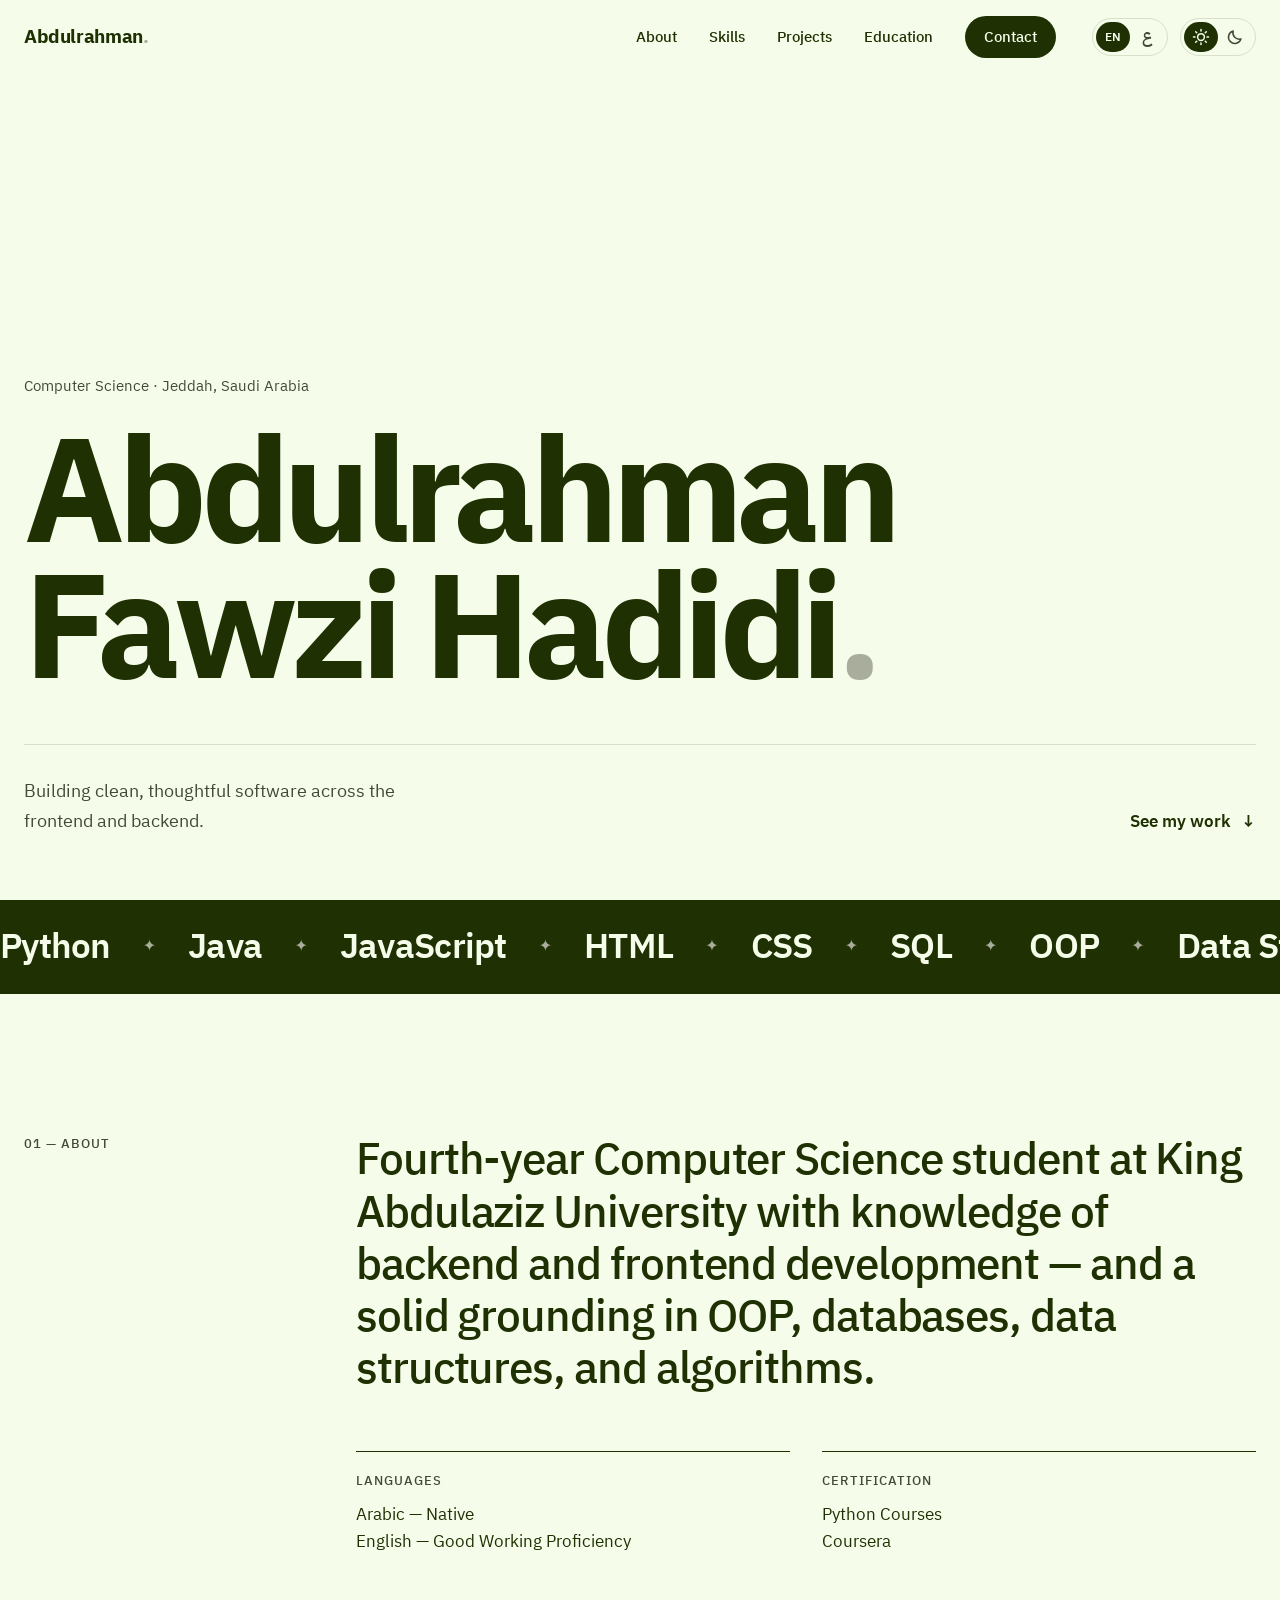
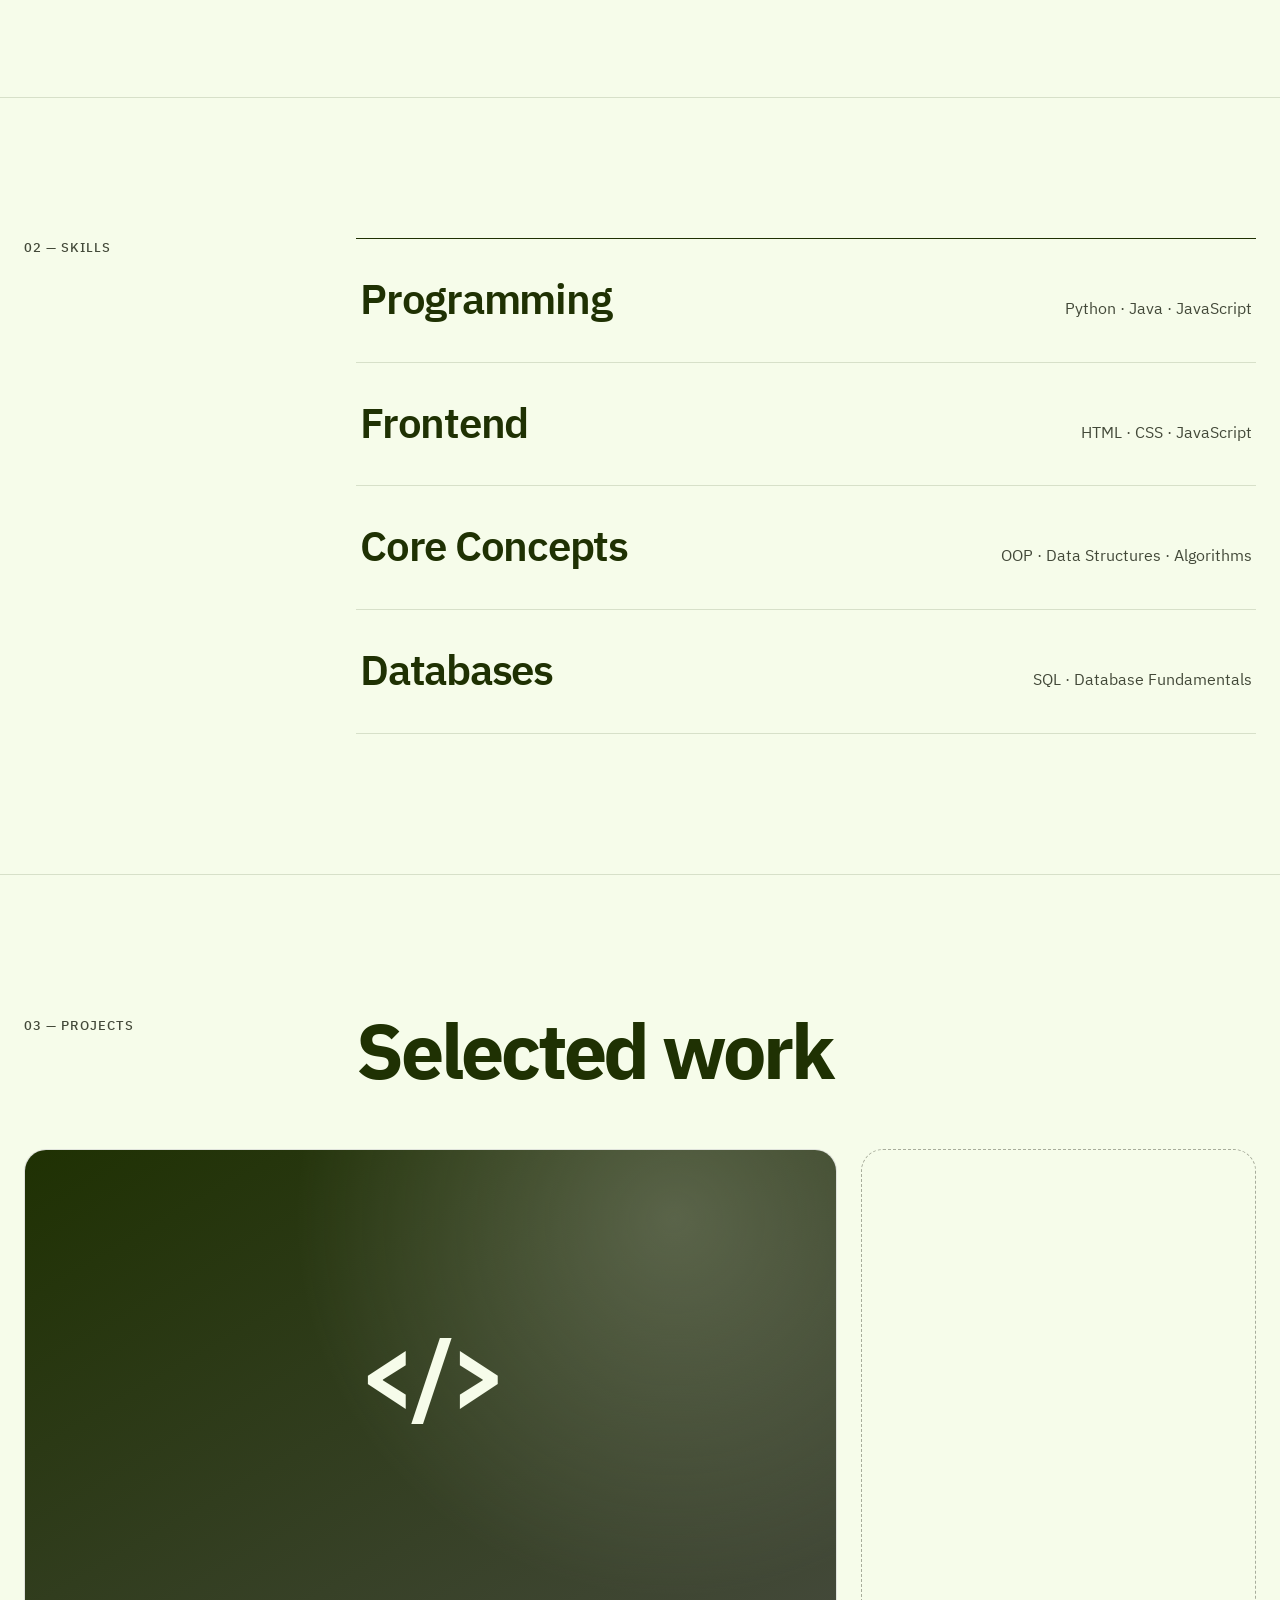
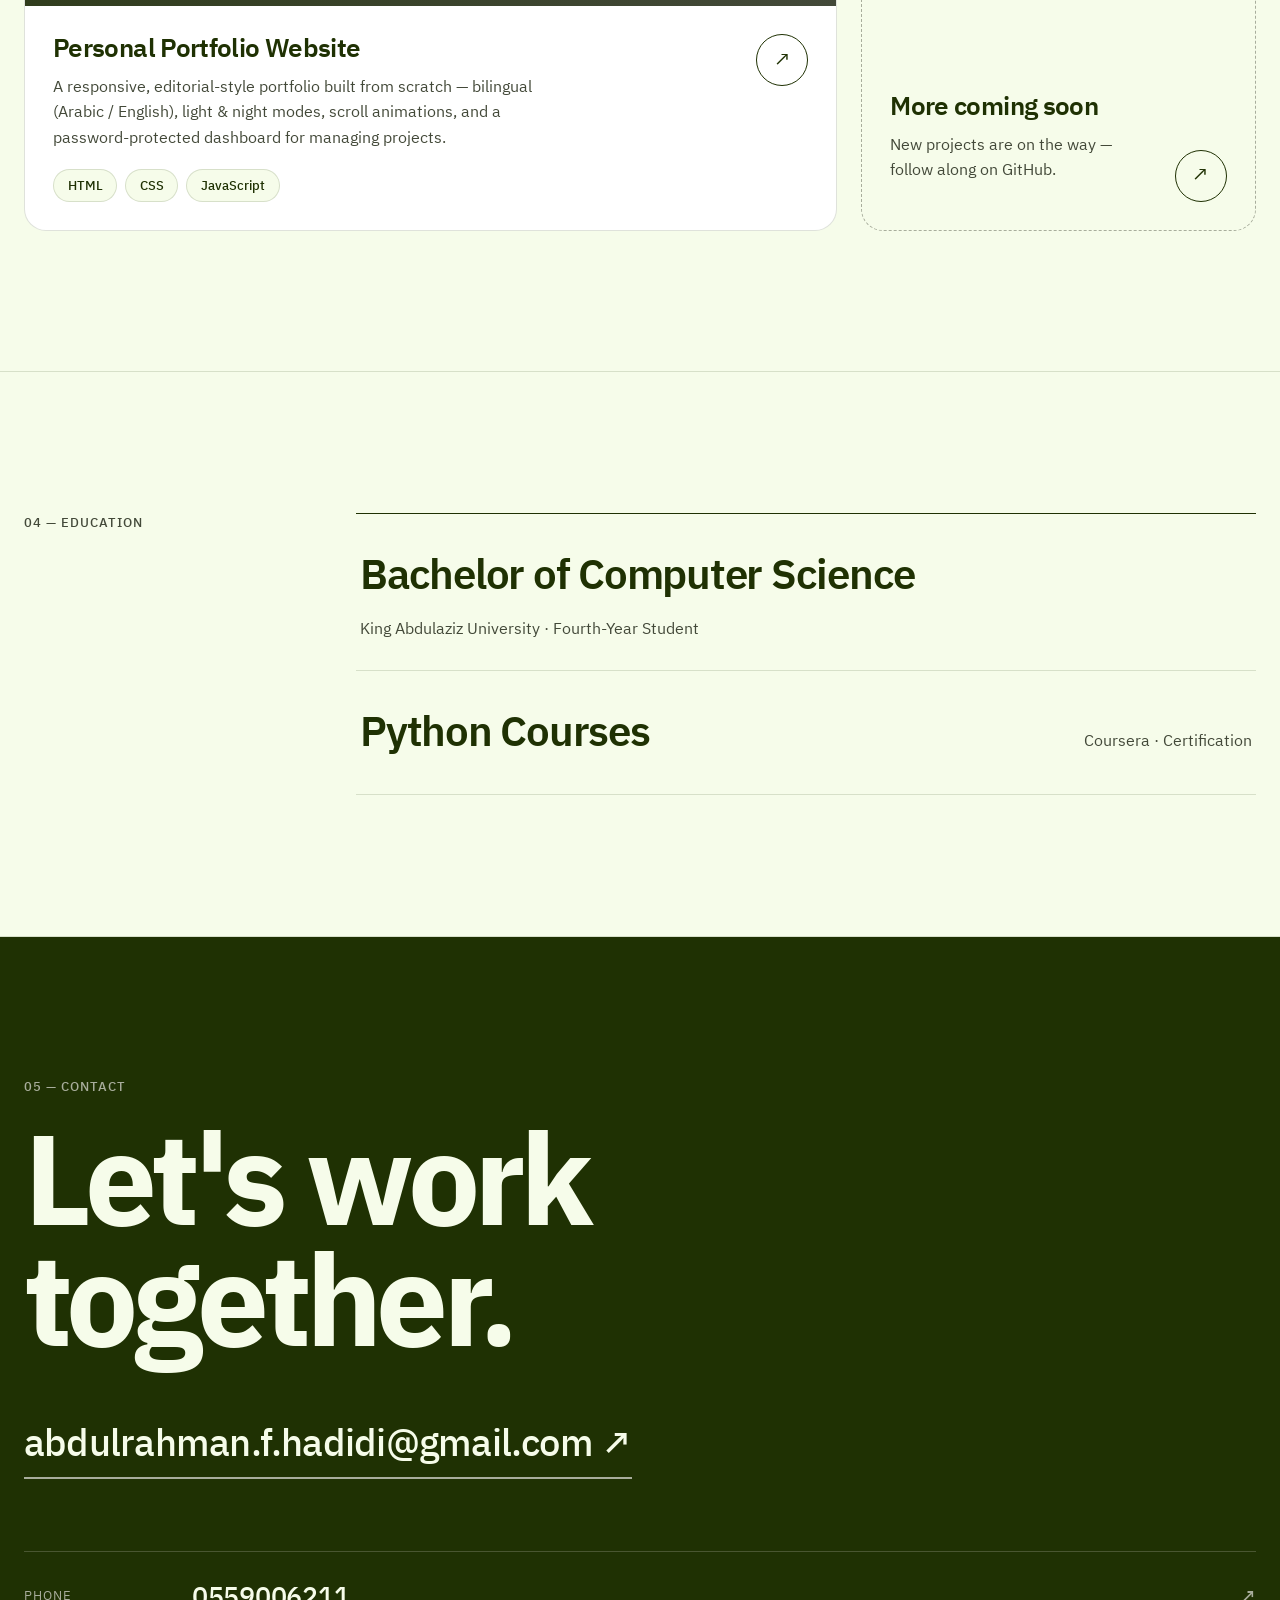
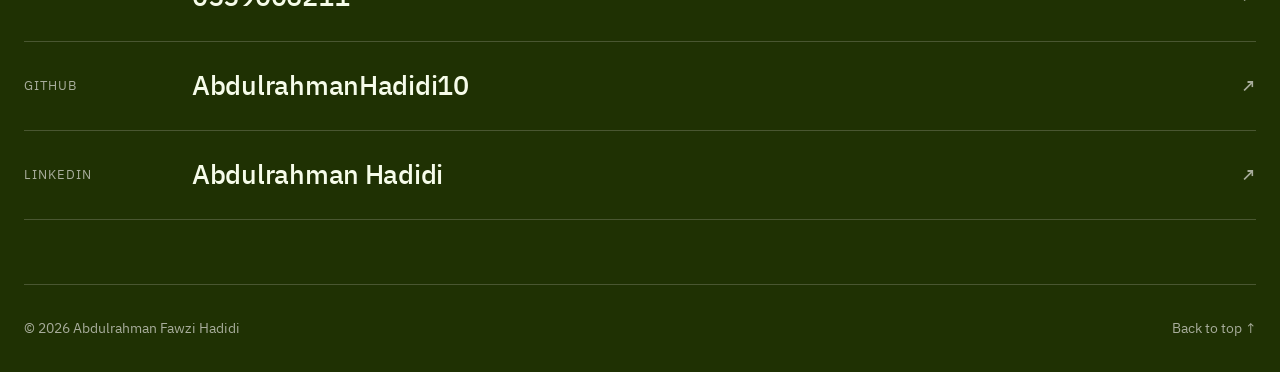
<file: index.html>
<!DOCTYPE html>
<html lang="en" dir="ltr">
<head>
  <meta charset="UTF-8">
  <meta name="viewport" content="width=device-width, initial-scale=1.0">
  <title>Abdulrahman Hadidi — Portfolio</title>
  <meta name="description" content="Portfolio of Abdulrahman Fawzi Hadidi, Computer Science student at King Abdulaziz University.">
  <link rel="preconnect" href="https://fonts.googleapis.com">
  <link rel="preconnect" href="https://fonts.gstatic.com" crossorigin>
  <link href="https://fonts.googleapis.com/css2?family=IBM+Plex+Sans+Arabic:wght@300;400;500;600;700&display=swap" rel="stylesheet">
  <link rel="stylesheet" href="style.css">
  <script>
    // Apply saved/system theme + language before paint to avoid a flash
    (function () {
      var t, l, d = document.documentElement;
      try { t = localStorage.getItem("theme"); l = localStorage.getItem("lang"); } catch (e) {}
      if (!t) t = matchMedia("(prefers-color-scheme: dark)").matches ? "dark" : "light";
      var q = (location.search.match(/[?&]lang=(ar|en)\b/) || [])[1];
      if (q) l = q;
      if (!l) l = (navigator.language || "").toLowerCase().indexOf("ar") === 0 ? "ar" : "en";
      d.setAttribute("data-theme", t);
      d.setAttribute("lang", l);
      d.setAttribute("dir", l === "ar" ? "rtl" : "ltr");
    })();
  </script>
</head>
<body>
  <header class="nav">
    <a href="#home" class="logo"><span data-i18n="logo">Abdulrahman</span><b>.</b></a>
    <div class="nav-right">
      <div class="seg lang-switch" role="radiogroup" aria-label="Language">
        <span class="seg-thumb" aria-hidden="true"></span>
        <button type="button" role="radio" data-lang-value="en" title="English">EN</button>
        <button type="button" role="radio" data-lang-value="ar" title="العربية" class="ar-glyph">ع</button>
      </div>
      <div class="seg theme-switch" role="radiogroup" aria-label="Color theme">
        <span class="seg-thumb" aria-hidden="true"></span>
        <button type="button" role="radio" data-theme-value="light" data-i18n-label="theme.light" aria-label="Light mode" title="Light mode">
          <svg viewBox="0 0 24 24" width="18" height="18" fill="none" stroke="currentColor" stroke-width="2" stroke-linecap="round"><circle cx="12" cy="12" r="4.5"/><path d="M12 2v2M12 20v2M4.9 4.9l1.4 1.4M17.7 17.7l1.4 1.4M2 12h2M20 12h2M4.9 19.1l1.4-1.4M17.7 6.3l1.4-1.4"/></svg>
        </button>
        <button type="button" role="radio" data-theme-value="dark" data-i18n-label="theme.dark" aria-label="Night mode" title="Night mode">
          <svg viewBox="0 0 24 24" width="18" height="18" fill="none" stroke="currentColor" stroke-width="2" stroke-linecap="round" stroke-linejoin="round"><path d="M20 14.5A8.5 8.5 0 0 1 9.5 4a8.5 8.5 0 1 0 10.5 10.5z"/></svg>
        </button>
      </div>
      <button class="nav-toggle" aria-label="Toggle menu" aria-expanded="false">
        <span></span><span></span>
      </button>
    </div>
    <nav class="nav-links">
      <a href="#about" data-i18n="nav.about">About</a>
      <a href="#skills" data-i18n="nav.skills">Skills</a>
      <a href="#projects" data-i18n="nav.projects">Projects</a>
      <a href="#education" data-i18n="nav.education">Education</a>
      <a href="#contact" class="nav-cta" data-i18n="nav.contact">Contact</a>
    </nav>
  </header>

  <main>
    <!-- HERO -->
    <section id="home" class="hero">
      <div class="container">
        <p class="eyebrow split-line"><span data-i18n="hero.eyebrow">Computer Science · Jeddah, Saudi Arabia</span></p>
        <h1 class="hero-title">
          <span class="split-line"><span data-i18n="hero.l1">Abdulrahman</span></span>
          <span class="split-line"><span data-i18n="hero.l2">Fawzi Hadidi<em>.</em></span></span>
        </h1>
        <div class="hero-bottom">
          <p class="hero-sub split-line"><span data-i18n="hero.sub">Building clean, thoughtful software across the frontend and backend.</span></p>
          <a href="#projects" class="arrow-link split-line"><span data-i18n="hero.cta">See my work <i>↓</i></span></a>
        </div>
      </div>
    </section>

    <!-- MARQUEE -->
    <div class="marquee" aria-hidden="true">
      <div class="marquee-track">
        <span>Python</span><b>✦</b><span>Java</span><b>✦</b><span>JavaScript</span><b>✦</b><span>HTML</span><b>✦</b><span>CSS</span><b>✦</b><span>SQL</span><b>✦</b><span>OOP</span><b>✦</b><span>Data Structures</span><b>✦</b><span>Algorithms</span><b>✦</b>
        <span>Python</span><b>✦</b><span>Java</span><b>✦</b><span>JavaScript</span><b>✦</b><span>HTML</span><b>✦</b><span>CSS</span><b>✦</b><span>SQL</span><b>✦</b><span>OOP</span><b>✦</b><span>Data Structures</span><b>✦</b><span>Algorithms</span><b>✦</b>
      </div>
    </div>

    <!-- ABOUT -->
    <section id="about" class="section">
      <div class="container split">
        <p class="label reveal" data-i18n="about.label">01 — About</p>
        <div>
          <p class="statement reveal" data-i18n="about.text">
            Fourth-year Computer Science student at King Abdulaziz University with knowledge of
            backend and frontend development — and a solid grounding in OOP, databases,
            data structures, and algorithms.
          </p>
          <div class="facts">
            <div class="fact reveal"><span class="label" data-i18n="about.langsLabel">Languages</span><p data-i18n="about.langs">Arabic — Native<br>English — Good Working Proficiency</p></div>
            <div class="fact reveal"><span class="label" data-i18n="about.certLabel">Certification</span><p data-i18n="about.cert">Python Courses<br>Coursera</p></div>
          </div>
        </div>
      </div>
    </section>

    <!-- SKILLS -->
    <section id="skills" class="section">
      <div class="container split">
        <p class="label reveal" data-i18n="skills.label">02 — Skills</p>
        <ul class="rows">
          <li class="row reveal"><span class="row-title" data-i18n="skills.prog">Programming</span><span class="row-meta">Python · Java · JavaScript</span></li>
          <li class="row reveal"><span class="row-title" data-i18n="skills.front">Frontend</span><span class="row-meta">HTML · CSS · JavaScript</span></li>
          <li class="row reveal"><span class="row-title" data-i18n="skills.core">Core Concepts</span><span class="row-meta" data-i18n="skills.coreMeta">OOP · Data Structures · Algorithms</span></li>
          <li class="row reveal"><span class="row-title" data-i18n="skills.db">Databases</span><span class="row-meta" data-i18n="skills.dbMeta">SQL · Database Fundamentals</span></li>
        </ul>
      </div>
    </section>

    <!-- PROJECTS (rendered from projects.js) -->
    <section id="projects" class="section">
      <div class="container">
        <div class="split">
          <p class="label reveal" data-i18n="projects.label">03 — Projects</p>
          <h2 class="section-title reveal" data-i18n="projects.title">Selected work</h2>
        </div>
        <div class="projects-grid" id="projects-grid"></div>
      </div>
    </section>

    <!-- EDUCATION -->
    <section id="education" class="section">
      <div class="container split">
        <p class="label reveal" data-i18n="edu.label">04 — Education</p>
        <ul class="rows">
          <li class="row reveal">
            <span class="row-title" data-i18n="edu.degree">Bachelor of Computer Science</span>
            <span class="row-meta" data-i18n="edu.degreeMeta">King Abdulaziz University · Fourth-Year Student</span>
          </li>
          <li class="row reveal">
            <span class="row-title" data-i18n="edu.python">Python Courses</span>
            <span class="row-meta" data-i18n="edu.pythonMeta">Coursera · Certification</span>
          </li>
        </ul>
      </div>
    </section>

    <!-- CONTACT -->
    <section id="contact" class="contact">
      <div class="container">
        <p class="label reveal" data-i18n="contact.label">05 — Contact</p>
        <h2 class="contact-title reveal" data-i18n="contact.title">Let's work<br>together.</h2>
        <a href="mailto:abdulrahman.f.hadidi@gmail.com" class="big-link reveal"><bdi>abdulrahman.f.hadidi@gmail.com</bdi> <i>↗</i></a>
        <ul class="contact-list">
          <li class="reveal"><a href="tel:+966559006211"><span data-i18n="contact.phone">Phone</span><bdi>0559006211</bdi></a></li>
          <li class="reveal"><a href="https://github.com/AbdulrahmanHadidi10" target="_blank" rel="noopener"><span>GitHub</span><bdi>AbdulrahmanHadidi10</bdi></a></li>
          <li class="reveal"><a href="https://www.linkedin.com/in/abdulrahman-hadidi-591491365/" target="_blank" rel="noopener"><span>LinkedIn</span><bdi data-i18n="contact.linkedinName">Abdulrahman Hadidi</bdi></a></li>
        </ul>
      </div>
      <footer class="footer container">
        <p>&copy; <span id="year"></span> <span data-i18n="footer.name">Abdulrahman Fawzi Hadidi</span></p>
        <a href="#home" class="to-top" data-i18n="footer.top">Back to top ↑</a>
      </footer>
    </section>
  </main>

  <script src="projects.js"></script>
  <script src="script.js"></script>
</body>
</html>
</file>
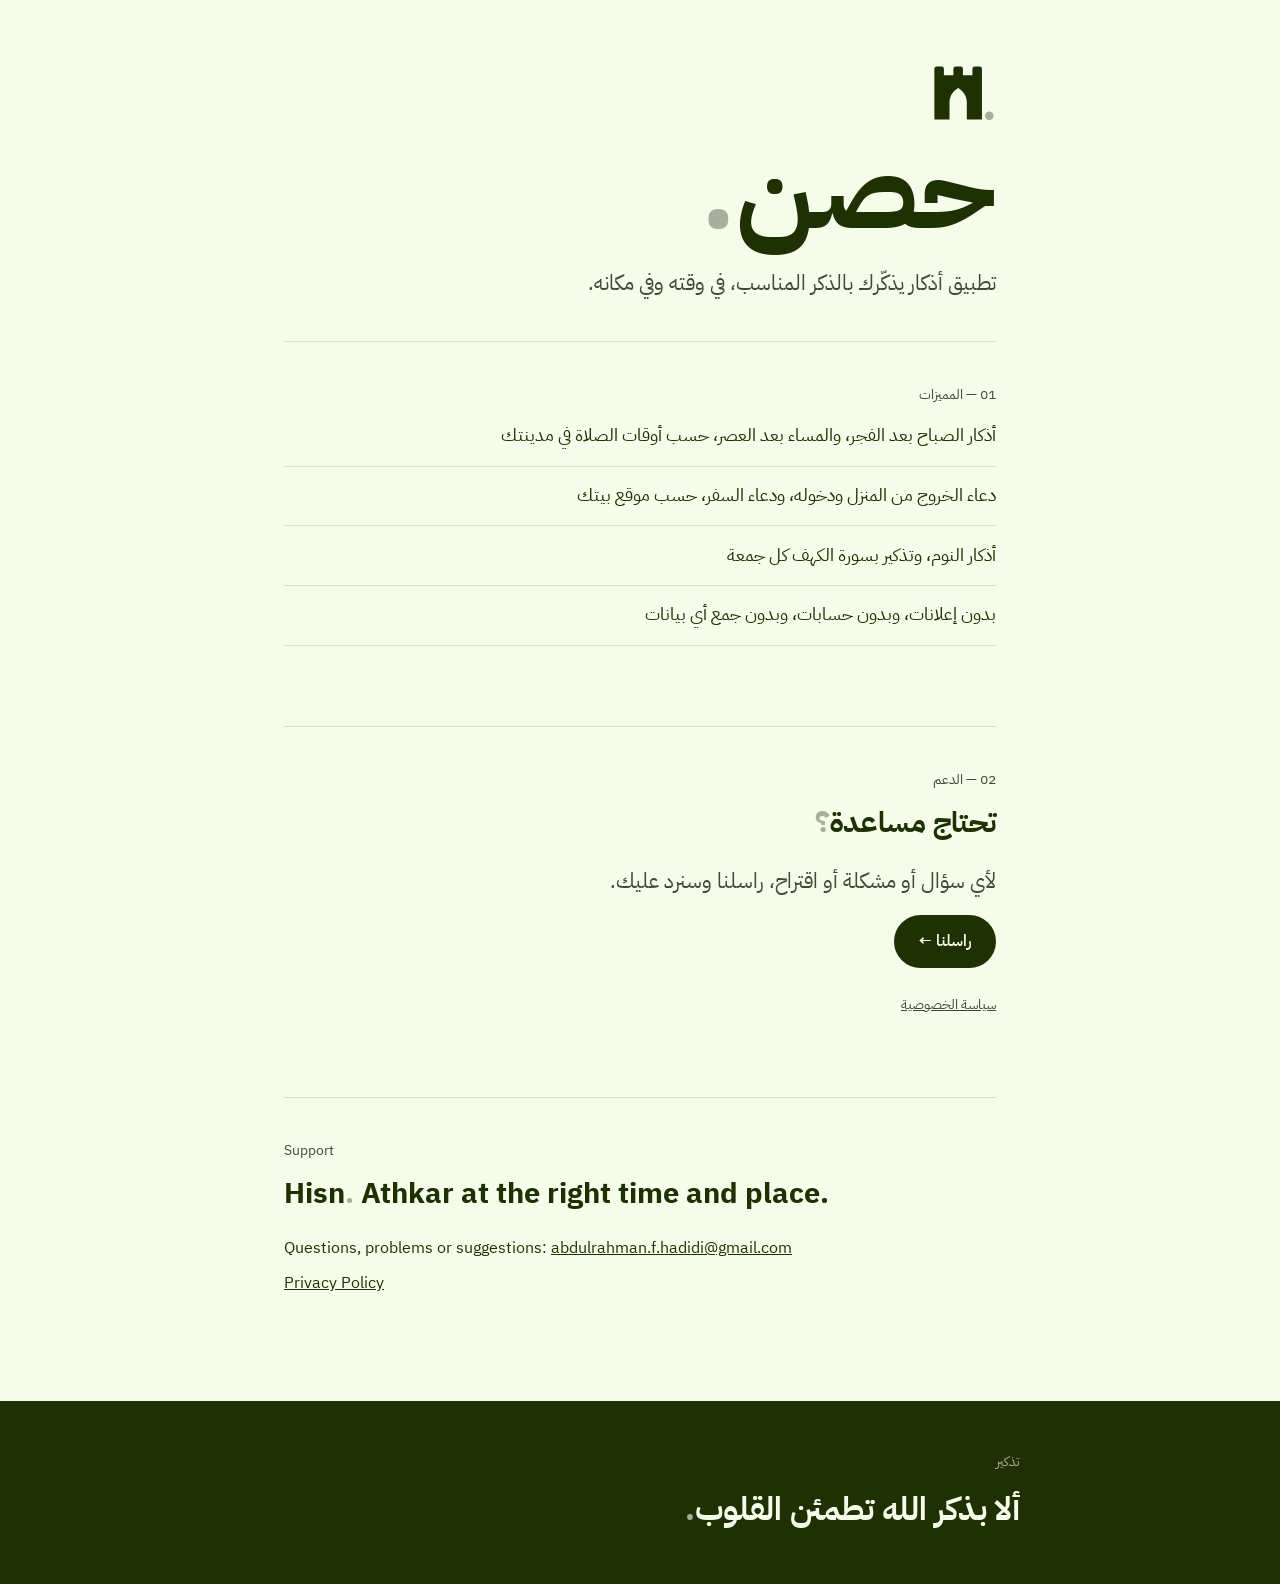
<file: hisn/index.html>
<!doctype html>
<html lang="ar" dir="rtl">
<head>
  <meta charset="utf-8" />
  <meta name="viewport" content="width=device-width, initial-scale=1" />
  <title>حصن — أذكارك في وقتها، وفي مكانها | Hisn support</title>
  <meta name="description" content="حصن: تطبيق أذكار يذكّرك بالذكر المناسب في الوقت والمكان المناسبين." />
  <link rel="preconnect" href="https://fonts.googleapis.com" />
  <link href="https://fonts.googleapis.com/css2?family=IBM+Plex+Sans+Arabic:wght@400;500;600;700&display=swap" rel="stylesheet" />
  <style>
    :root { --olive: #1F3103; --moss: #434939; --sage: #A8AD9C; --cream: #F6FCEA; --line: rgba(31,49,3,.14); }
    * { box-sizing: border-box; margin: 0; padding: 0; }
    body { font-family: "IBM Plex Sans Arabic", system-ui, sans-serif; background: var(--cream); color: var(--olive); line-height: 1.7; }
    main { max-width: 760px; margin: 0 auto; padding: 4rem 1.5rem; }
    .label { font-size: .9rem; color: var(--moss); }
    h1 { font-size: clamp(3.5rem, 14vw, 7rem); line-height: 1; margin: .75rem 0 1.25rem; }
    h1 b, h2 b { color: var(--sage); }
    .lead { font-size: 1.3rem; color: var(--moss); max-width: 34rem; }
    section { padding: 2.5rem 0; border-top: 1px solid var(--line); margin-top: 2.5rem; }
    h2 { font-size: 1.8rem; margin: .5rem 0 1rem; }
    ul { list-style: none; }
    li { padding: .9rem 0; border-bottom: 1px solid var(--line); font-size: 1.1rem; }
    a { color: inherit; }
    .cta { display: inline-block; margin-top: 1rem; background: var(--olive); color: var(--cream); padding: .8rem 1.5rem; border-radius: 999px; text-decoration: none; font-weight: 600; }
    .band { background: var(--olive); color: var(--cream); padding: 3rem 1.5rem; }
    .band .inner { max-width: 760px; margin: 0 auto; }
    .band .label { color: var(--sage); }
    [lang="en"] { direction: ltr; text-align: left; }
    svg { display: block; }
  </style>
</head>
<body>
<main>
  <svg width="64" height="58" viewBox="270 258 592 534" aria-hidden="true">
    <path fill="#1F3103" fill-rule="evenodd" d="M292 770 V300 Q292 280 312 280 H360 Q380 280 380 300 V360 H468 V300 Q468 280 488 280 H536 Q556 280 556 300 V360 H644 V300 Q644 280 664 280 H712 Q732 280 732 300 V770 Z M432 770 V610 C432 548 468 506 512 478 C556 506 592 548 592 610 V770 Z"/>
    <circle cx="800" cy="736" r="40" fill="#A8AD9C"/>
  </svg>
  <h1>حصن<b>.</b></h1>
  <p class="lead">تطبيق أذكار يذكّرك بالذكر المناسب، في وقته وفي مكانه.</p>

  <section>
    <p class="label">01 — المميزات</p>
    <ul>
      <li>أذكار الصباح بعد الفجر، والمساء بعد العصر، حسب أوقات الصلاة في مدينتك</li>
      <li>دعاء الخروج من المنزل ودخوله، ودعاء السفر، حسب موقع بيتك</li>
      <li>أذكار النوم، وتذكير بسورة الكهف كل جمعة</li>
      <li>بدون إعلانات، وبدون حسابات، وبدون جمع أي بيانات</li>
    </ul>
  </section>

  <section>
    <p class="label">02 — الدعم</p>
    <h2>تحتاج مساعدة<b>؟</b></h2>
    <p class="lead">لأي سؤال أو مشكلة أو اقتراح، راسلنا وسنرد عليك.</p>
    <a class="cta" href="mailto:abdulrahman.f.hadidi@gmail.com?subject=%D8%AD%D8%B5%D9%86%20-%20%D8%AF%D8%B9%D9%85">راسلنا ←</a>
    <p class="label" style="margin-top:1.5rem"><a href="privacy.html">سياسة الخصوصية</a></p>
  </section>

  <section lang="en">
    <p class="label">Support</p>
    <h2>Hisn<b>.</b> Athkar at the right time and place.</h2>
    <p>Questions, problems or suggestions: <a href="mailto:abdulrahman.f.hadidi@gmail.com">abdulrahman.f.hadidi@gmail.com</a></p>
    <p style="margin-top:.5rem"><a href="privacy.html">Privacy Policy</a></p>
  </section>
</main>
<div class="band"><div class="inner">
  <p class="label">تذكير</p>
  <p style="font-size:2rem;font-weight:700;margin-top:.5rem">ألا بذكر الله تطمئن القلوب<span style="color:#A8AD9C">.</span></p>
</div></div>
</body>
</html>
</file>
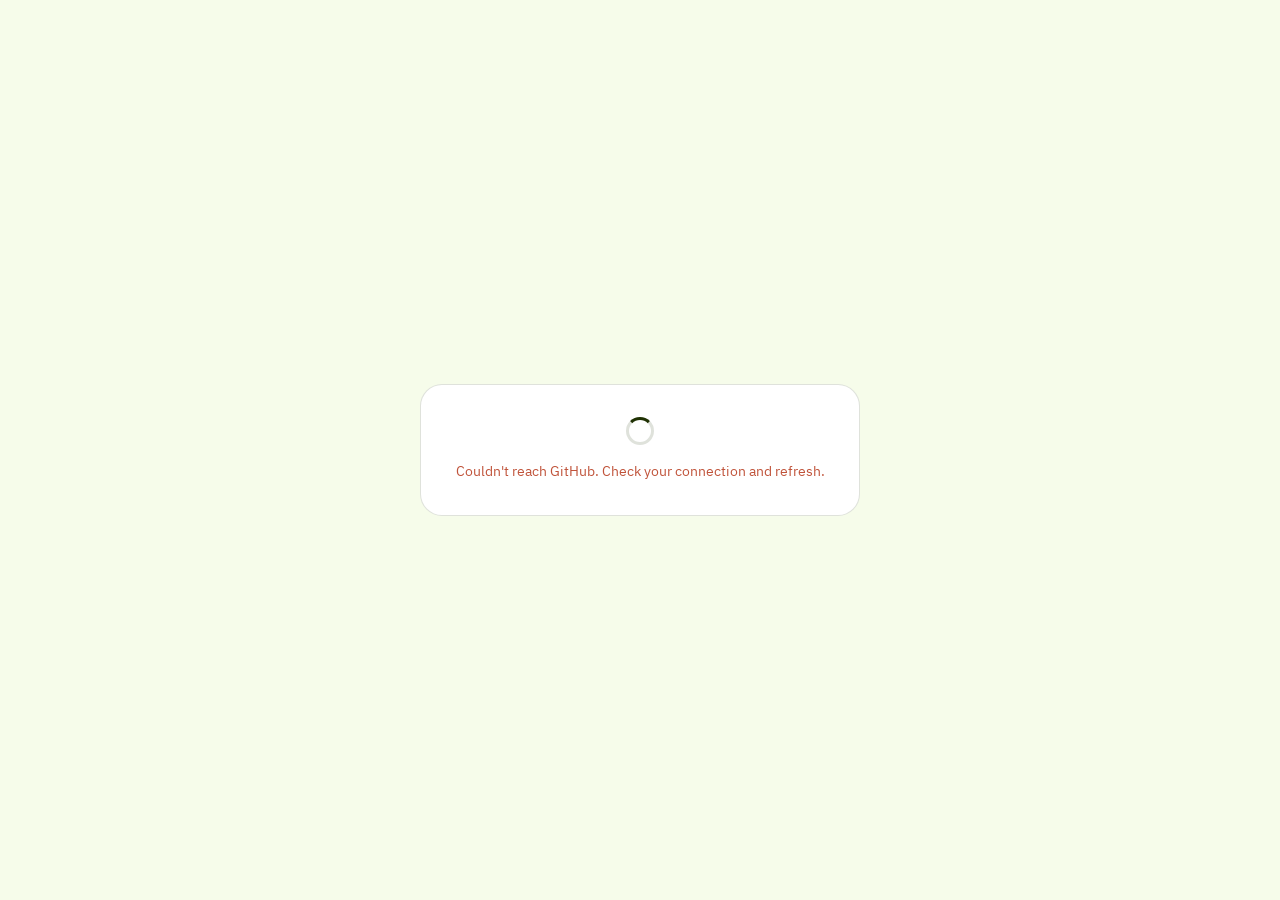
<file: dashboard.html>
<!DOCTYPE html>
<html lang="en" dir="ltr">
<head>
  <meta charset="UTF-8">
  <meta name="viewport" content="width=device-width, initial-scale=1.0">
  <meta name="robots" content="noindex, nofollow">
  <title>Dashboard</title>
  <link rel="preconnect" href="https://fonts.googleapis.com">
  <link rel="preconnect" href="https://fonts.gstatic.com" crossorigin>
  <link href="https://fonts.googleapis.com/css2?family=IBM+Plex+Sans+Arabic:wght@400;500;600;700&display=swap" rel="stylesheet">
  <link rel="stylesheet" href="style.css">
  <script>
    (function () {
      var t;
      try { t = localStorage.getItem("theme"); } catch (e) {}
      if (!t) t = matchMedia("(prefers-color-scheme: dark)").matches ? "dark" : "light";
      document.documentElement.setAttribute("data-theme", t);
    })();
  </script>
  <style>
    body { min-height: 100vh; }
    .dash { width: min(1180px, 100% - 2rem); margin-inline: auto; padding-block: 2rem 4rem; }
    [hidden] { display: none !important; }

    .gate { min-height: 100vh; min-height: 100svh; display: grid; place-items: center; padding: 1.5rem; }
    .gate-card {
      width: min(440px, 100%); background: var(--surface); border: 1px solid var(--line);
      border-radius: 22px; padding: 2rem;
    }
    .gate-card h1 { font-size: 2rem; letter-spacing: -.03em; line-height: 1.1; margin-bottom: .5rem; }
    .gate-card > p { color: var(--muted); margin-bottom: 1.5rem; }
    .lock-icon {
      width: 52px; height: 52px; border-radius: 50%; display: grid; place-items: center;
      background: var(--fill); color: var(--on-fill); margin-bottom: 1.25rem;
    }
    .spinner {
      width: 28px; height: 28px; border-radius: 50%; margin: 0 auto 1rem;
      border: 3px solid var(--line); border-top-color: var(--fg); animation: spin .8s linear infinite;
    }
    @keyframes spin { to { transform: rotate(360deg); } }

    .field { display: flex; flex-direction: column; gap: .35rem; margin-bottom: 1rem; }
    .field label { font-size: .85rem; font-weight: 600; }
    .field small { color: var(--muted); font-size: .78rem; }
    .field small a, .help a { text-decoration: underline; }
    input, textarea {
      font: inherit; font-size: 16px; /* 16px stops iPhone from zooming in on focus */
      color: var(--fg); background: var(--bg);
      border: 1px solid var(--line); border-radius: 10px; padding: .7rem .85rem; width: 100%;
      transition: border-color .2s;
    }
    input:focus, textarea:focus { outline: none; border-color: var(--fg); }
    textarea { resize: vertical; min-height: 92px; }
    .rtl { direction: rtl; }
    .row2 { display: grid; grid-template-columns: 1fr 1fr; gap: 1rem; }

    .btn {
      font: inherit; font-weight: 600; font-size: .9rem; cursor: pointer;
      border-radius: 999px; padding: .7rem 1.3rem; border: 1px solid var(--fg);
      background: transparent; color: var(--fg); text-align: center;
      transition: transform .3s var(--ease), opacity .2s, background-color .2s, color .2s;
    }
    .btn:hover { transform: translateY(-2px); }
    .btn:disabled { opacity: .45; cursor: not-allowed; transform: none; }
    .btn-solid { background: var(--fill); color: var(--on-fill); border-color: var(--fill); }
    .btn-danger { border-color: #b4462e; color: #b4462e; }
    .btn-danger.armed { background: #b4462e; color: #fff; }
    .btn-sm { padding: .45rem .9rem; font-size: .8rem; }
    .btn-block { width: 100%; }
    .link-btn { background: none; border: 0; color: var(--muted); font: inherit; font-size: .85rem; cursor: pointer; text-decoration: underline; padding: 0; }

    .msg { font-size: .88rem; margin-top: .75rem; min-height: 1.2em; }
    .msg.err { color: #c0533a; }
    .msg.ok { color: var(--muted); }
    .help {
      font-size: .85rem; color: var(--muted); margin-top: 1rem; padding: .9rem 1rem;
      border: 1px dashed var(--line); border-radius: 12px;
    }
    .help ol { padding-inline-start: 1.1rem; margin-top: .4rem; }
    .help li { list-style: decimal; margin-bottom: .2rem; }

    .topbar {
      display: flex; flex-wrap: wrap; align-items: center; justify-content: space-between; gap: 1rem;
      padding-bottom: 1.5rem; margin-bottom: 2rem; border-bottom: 1px solid var(--line);
    }
    .topbar h1 { font-size: clamp(1.8rem, 4vw, 2.6rem); letter-spacing: -.035em; line-height: 1; }
    .badge {
      display: inline-flex; align-items: center; gap: .4rem; margin-top: .5rem;
      font-size: .8rem; color: var(--muted);
    }
    .badge::before { content: ""; width: 8px; height: 8px; border-radius: 50%; background: #6fa83a; }
    .top-actions { display: flex; flex-wrap: wrap; gap: .5rem; }

    .layout { display: grid; grid-template-columns: minmax(0, 1fr) minmax(0, 1fr); gap: 2rem; align-items: start; }
    .panel { background: var(--surface); border: 1px solid var(--line); border-radius: 22px; padding: 1.5rem; }
    .panel h2 { font-size: 1.25rem; letter-spacing: -.02em; margin-bottom: 1.25rem; display: flex; justify-content: space-between; align-items: center; gap: 1rem; }
    .panel > p { color: var(--muted); font-size: .88rem; margin: -.5rem 0 1rem; }
    .form-actions { display: flex; gap: .5rem; flex-wrap: wrap; }

    .plist { display: flex; flex-direction: column; gap: .75rem; }
    .pitem {
      display: grid; grid-template-columns: 1fr auto; gap: .75rem; align-items: center;
      padding: 1rem; border: 1px solid var(--line); border-radius: 14px; background: var(--bg);
    }
    .pitem.editing { border-color: var(--fg); }
    .pitem h3 { font-size: 1rem; line-height: 1.3; }
    .pitem .ar { color: var(--muted); font-size: .85rem; direction: rtl; text-align: start; }
    .pitem .tags { margin-top: .5rem; }
    .pitem-actions { display: flex; flex-wrap: wrap; gap: .35rem; justify-content: flex-end; }
    .icon-btn {
      width: 34px; height: 34px; border-radius: 50%; border: 1px solid var(--line);
      background: none; color: var(--fg); cursor: pointer; font-size: .9rem;
    }
    .icon-btn:disabled { opacity: .3; cursor: default; }
    .empty { color: var(--muted); padding: 1.5rem; text-align: center; border: 1px dashed var(--line); border-radius: 14px; }

    .publish-bar {
      position: sticky; bottom: 1rem; margin-top: 2rem;
      display: flex; flex-wrap: wrap; align-items: center; justify-content: space-between; gap: 1rem;
      background: var(--band); color: var(--on-band); border-radius: 18px; padding: 1rem 1.25rem;
    }
    .publish-bar .btn { border-color: var(--cream); color: var(--cream); }
    .publish-bar .btn-solid { background: var(--cream); color: var(--olive); }
    .dirty-dot { display: inline-block; width: 8px; height: 8px; border-radius: 50%; background: #e0b84a; margin-inline-end: .4rem; }

    details { margin-top: 2rem; }
    summary { cursor: pointer; font-weight: 600; }
    .settings { margin-top: 1rem; display: grid; gap: 1.5rem; grid-template-columns: repeat(auto-fit, minmax(280px, 1fr)); }

    @media (max-width: 860px) { .layout { grid-template-columns: 1fr; } }
    @media (max-width: 600px) {
      .row2 { grid-template-columns: 1fr; gap: 0; }
      .gate-card { padding: 1.5rem; }
      .pitem { grid-template-columns: 1fr; }
      .pitem-actions { justify-content: flex-start; }
      .publish-bar { bottom: .5rem; }
      .publish-bar .top-actions { width: 100%; }
      .publish-bar .top-actions .btn { flex: 1; }
    }
  </style>
</head>
<body>

  <!-- ===== Loading ===== -->
  <section class="gate" id="loading">
    <div class="gate-card" style="text-align:center">
      <div class="spinner"></div>
      <p class="msg ok" id="loading-msg" style="margin:0">Loading…</p>
    </div>
  </section>

  <!-- ===== One-time setup (only shown until vault.json exists) ===== -->
  <section class="gate" id="setup" hidden>
    <form class="gate-card" id="setup-form" autocomplete="off">
      <div class="lock-icon">🔒</div>
      <h1>Set up your dashboard</h1>
      <p>You only do this once. After that, the same password opens the dashboard on any device.</p>

      <div class="field">
        <label for="s-pass">Password</label>
        <input id="s-pass" type="password" minlength="12" required autocomplete="new-password">
        <small>At least 12 characters — a short sentence works well, e.g. <i>green-olive-desk-2026</i>.</small>
      </div>
      <div class="field">
        <label for="s-pass2">Confirm password</label>
        <input id="s-pass2" type="password" minlength="12" required autocomplete="new-password">
      </div>
      <div class="field">
        <label for="s-token">GitHub access token</label>
        <input id="s-token" type="password" placeholder="github_pat_…" required autocomplete="off">
        <small>Fine-grained token with <b>Contents: Read and write</b> on the <b>portfolio</b> repo.
          <a href="https://github.com/settings/personal-access-tokens/new" target="_blank" rel="noopener">Create one</a>.</small>
      </div>

      <button class="btn btn-solid btn-block" type="submit">Create dashboard</button>
      <p class="msg" id="setup-msg"></p>
    </form>
  </section>

  <!-- ===== Unlock ===== -->
  <section class="gate" id="unlock" hidden>
    <form class="gate-card" id="unlock-form">
      <div class="lock-icon">🔒</div>
      <h1>Dashboard locked</h1>
      <p>Enter your password to manage projects.</p>
      <div class="field">
        <label for="u-pass">Password</label>
        <input id="u-pass" type="password" required autocomplete="current-password">
      </div>
      <button class="btn btn-solid btn-block" type="submit" id="unlock-btn">Unlock</button>
      <p class="msg" id="unlock-msg"></p>
      <button type="button" class="link-btn" id="forgot">Forgot password?</button>
      <div class="help" id="forgot-help" hidden>
        Your password can't be recovered — it isn't stored anywhere. To start over:
        <ol>
          <li>Open <a href="https://github.com/AbdulrahmanHadidi10/portfolio/blob/main/vault.json" target="_blank" rel="noopener">vault.json on GitHub</a>.</li>
          <li>Click the <b>⋯</b> menu → <b>Delete file</b> → <b>Commit changes</b>.</li>
          <li>Refresh this page and set up a new password.</li>
        </ol>
        Your projects are not affected.
      </div>
    </form>
  </section>

  <!-- ===== Dashboard ===== -->
  <div class="dash" id="app" hidden>
    <header class="topbar">
      <div>
        <h1>Projects dashboard</h1>
        <span class="badge" id="mode-badge"></span>
      </div>
      <div class="top-actions">
        <a class="btn btn-sm" href="index.html#projects" target="_blank">View site ↗</a>
        <button class="btn btn-sm" id="reload-btn" type="button">Reload</button>
        <button class="btn btn-sm btn-solid" id="lock-btn" type="button">Lock</button>
      </div>
    </header>

    <div class="layout">
      <!-- Form -->
      <form class="panel" id="project-form" autocomplete="off">
        <h2><span id="form-title">Add a project</span></h2>
        <div class="row2">
          <div class="field"><label for="f-title-en">Title (English) *</label><input id="f-title-en" required></div>
          <div class="field"><label for="f-title-ar">Title (Arabic)</label><input id="f-title-ar" class="rtl"></div>
        </div>
        <div class="field"><label for="f-desc-en">Description (English)</label><textarea id="f-desc-en"></textarea></div>
        <div class="field"><label for="f-desc-ar">Description (Arabic)</label><textarea id="f-desc-ar" class="rtl"></textarea></div>
        <div class="field">
          <label for="f-tags">Tags</label>
          <input id="f-tags" placeholder="HTML, CSS, JavaScript">
          <small>Separate with commas.</small>
        </div>
        <div class="field"><label for="f-link">Link</label><input id="f-link" type="url" placeholder="https://github.com/…"></div>
        <div class="field">
          <label for="f-image">Image URL</label>
          <input id="f-image" placeholder="https://… or images/my-project.png">
          <small>Optional. Leave empty for the default green cover.</small>
        </div>
        <div class="form-actions">
          <button class="btn btn-solid" type="submit" id="save-btn">Add project</button>
          <button class="btn" type="button" id="cancel-btn" hidden>Cancel</button>
        </div>
      </form>

      <!-- List -->
      <section class="panel">
        <h2>Your projects <span class="label" id="count"></span></h2>
        <div class="plist" id="plist"></div>
      </section>
    </div>

    <div class="publish-bar">
      <span id="publish-status">Everything is published.</span>
      <div class="top-actions">
        <button class="btn btn-sm" id="download-btn" type="button">Download backup</button>
        <button class="btn btn-sm btn-solid" id="publish-btn" type="button">Publish to site</button>
      </div>
    </div>

    <details>
      <summary>Settings</summary>
      <div class="settings">
        <form class="panel" id="pass-form" autocomplete="off">
          <h2>Change password</h2>
          <p>Applies to every device.</p>
          <div class="field"><label for="p-new">New password</label><input id="p-new" type="password" minlength="12" required autocomplete="new-password"></div>
          <div class="field"><label for="p-new2">Confirm</label><input id="p-new2" type="password" minlength="12" required autocomplete="new-password"></div>
          <button class="btn btn-sm btn-solid" type="submit">Update password</button>
          <p class="msg" id="pass-msg"></p>
        </form>
        <form class="panel" id="token-form" autocomplete="off">
          <h2>Replace GitHub token</h2>
          <p>Use this when your token expires or you create a new one.</p>
          <div class="field"><label for="t-new">New token</label><input id="t-new" type="password" placeholder="github_pat_…" required></div>
          <div class="field"><label for="t-pass">Your password</label><input id="t-pass" type="password" required autocomplete="current-password"></div>
          <button class="btn btn-sm btn-solid" type="submit">Save token</button>
          <p class="msg" id="token-msg"></p>
        </form>
      </div>
    </details>
  </div>

  <script src="dashboard.js"></script>
</body>
</html>
</file>
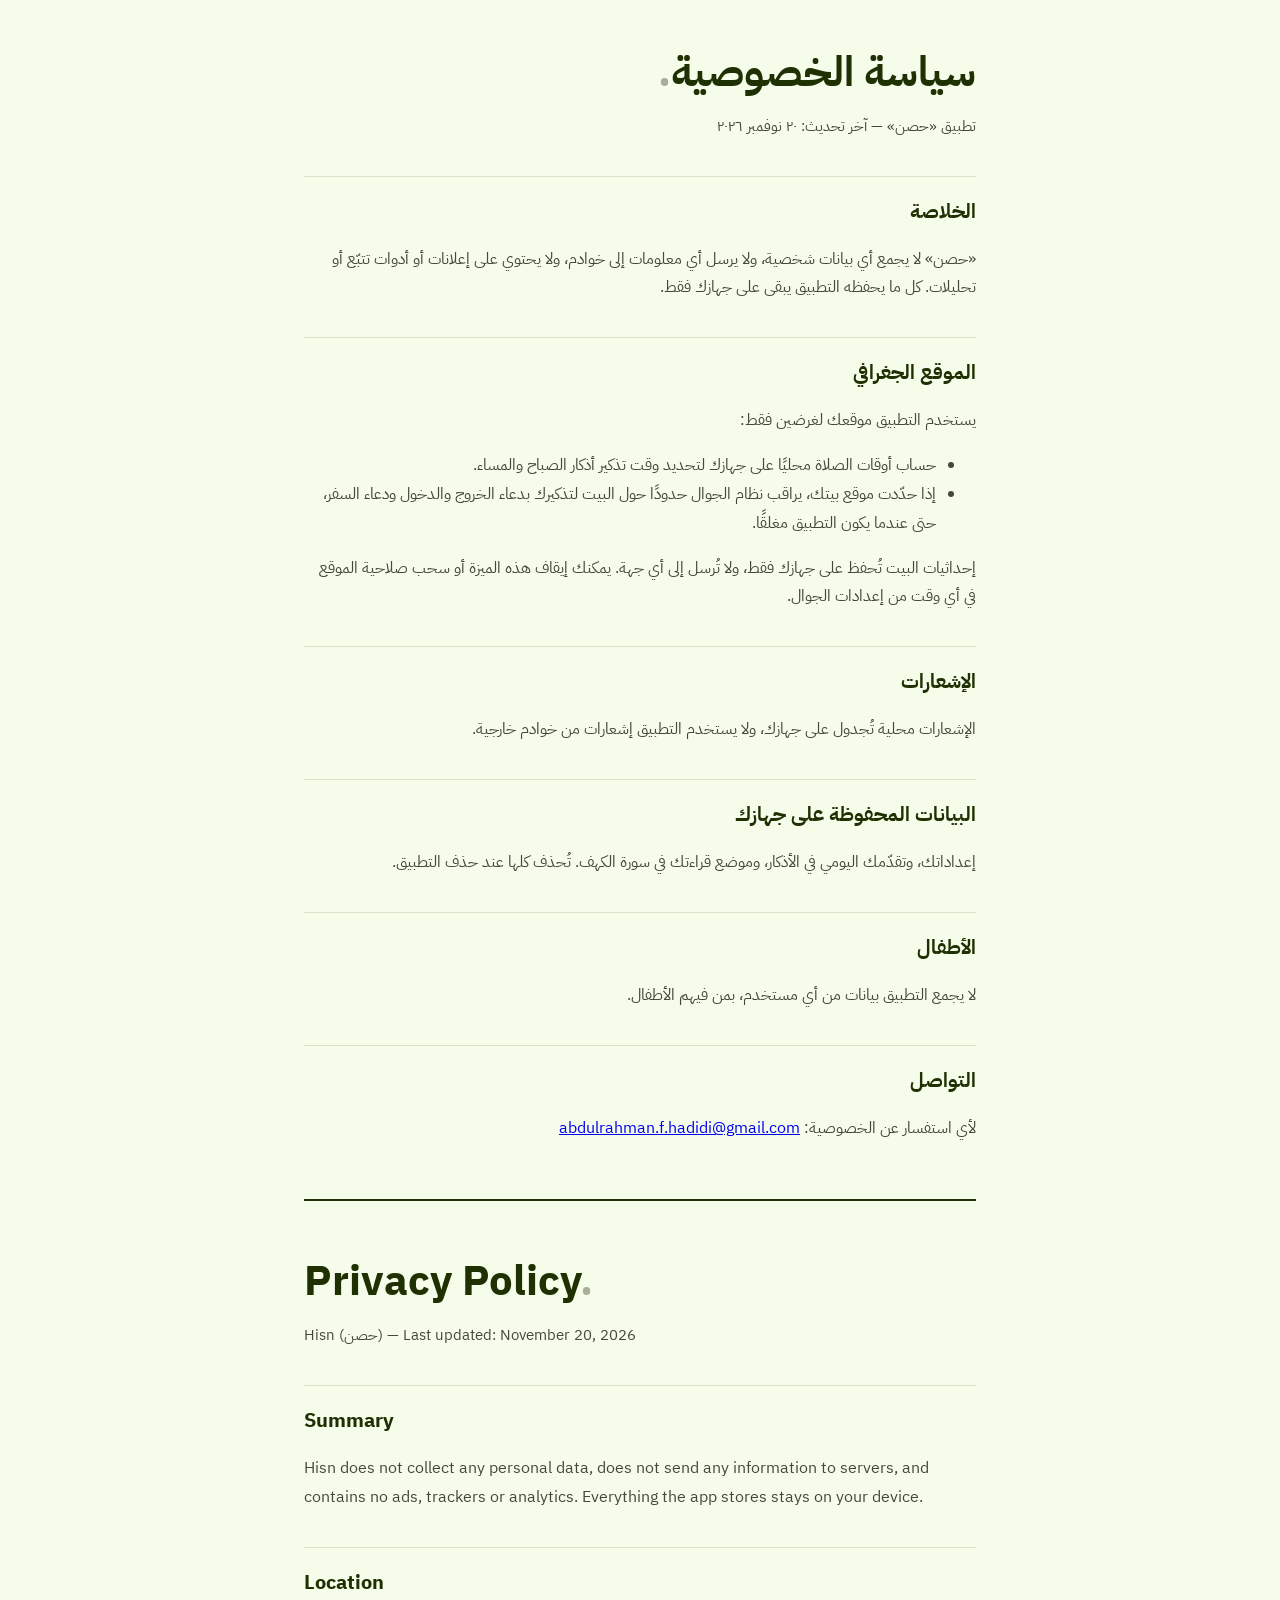
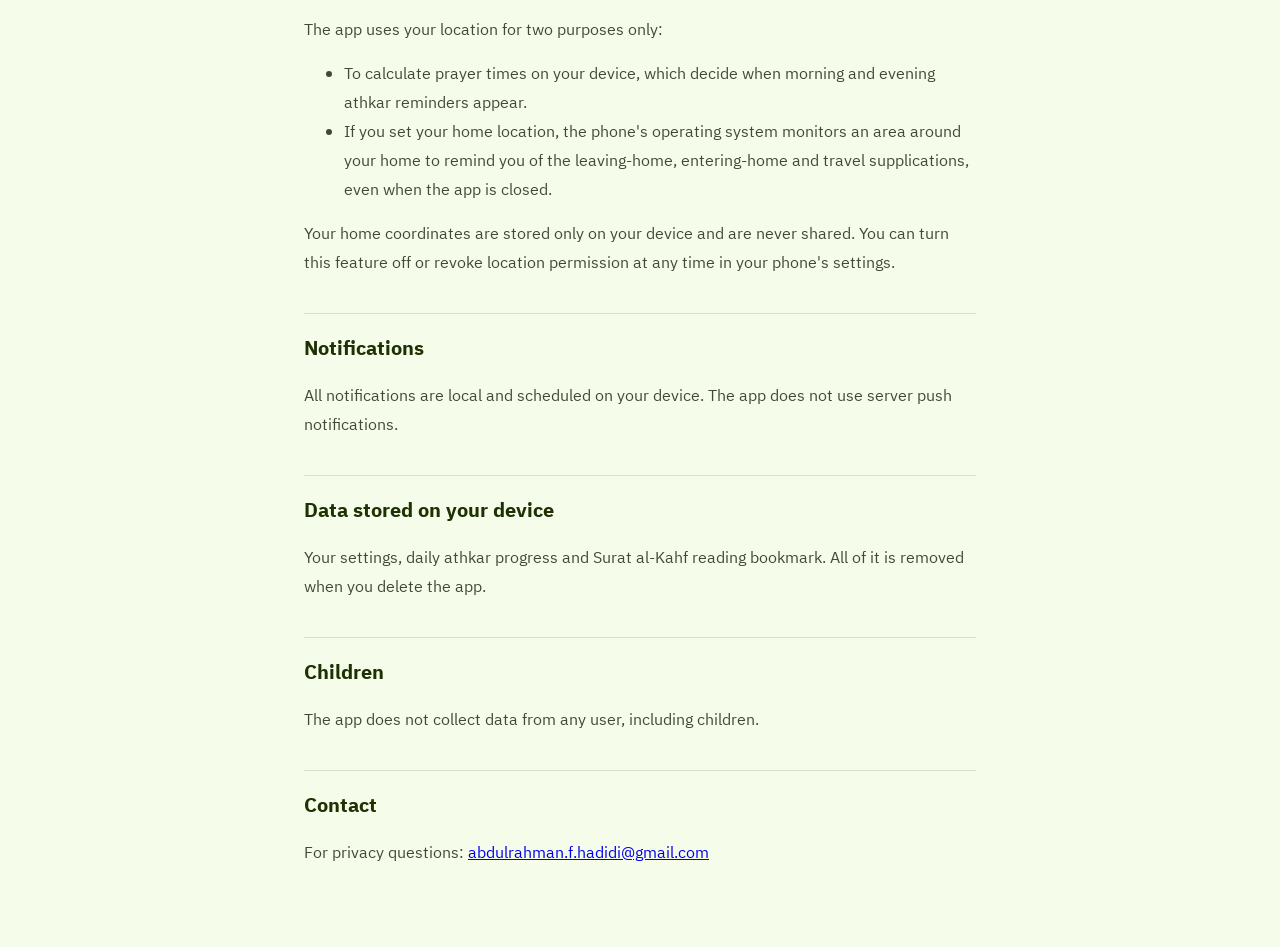
<file: hisn/privacy.html>
<!doctype html>
<html lang="ar" dir="rtl">
<head>
  <meta charset="utf-8" />
  <meta name="viewport" content="width=device-width, initial-scale=1" />
  <title>سياسة الخصوصية — حصن | Privacy Policy — Hisn</title>
  <link rel="preconnect" href="https://fonts.googleapis.com" />
  <link href="https://fonts.googleapis.com/css2?family=IBM+Plex+Sans+Arabic:wght@400;600;700&display=swap" rel="stylesheet" />
  <style>
    :root { --olive: #1F3103; --moss: #434939; --sage: #A8AD9C; --cream: #F6FCEA; }
    * { box-sizing: border-box; }
    body { margin: 0; font-family: "IBM Plex Sans Arabic", system-ui, sans-serif; background: var(--cream); color: var(--olive); line-height: 1.8; }
    main { max-width: 720px; margin: 0 auto; padding: 3rem 1.5rem 4rem; }
    h1 { font-size: 2.6rem; line-height: 1.2; margin: 0 0 .5rem; }
    h1 b { color: var(--sage); }
    h2 { font-size: 1.25rem; margin: 2.2rem 0 .4rem; padding-top: 1rem; border-top: 1px solid rgba(31,49,3,.14); }
    p, li { color: var(--moss); }
    .meta { color: var(--moss); font-size: .95rem; }
    hr { border: 0; border-top: 2px solid var(--olive); margin: 3.5rem 0; }
    [lang="en"] { direction: ltr; text-align: left; }
  </style>
</head>
<body>
<main>
  <section>
    <h1>سياسة الخصوصية<b>.</b></h1>
    <p class="meta">تطبيق «حصن» — آخر تحديث: ٢٠ نوفمبر ٢٠٢٦</p>

    <h2>الخلاصة</h2>
    <p>«حصن» لا يجمع أي بيانات شخصية، ولا يرسل أي معلومات إلى خوادم، ولا يحتوي على إعلانات أو أدوات تتبّع أو تحليلات. كل ما يحفظه التطبيق يبقى على جهازك فقط.</p>

    <h2>الموقع الجغرافي</h2>
    <p>يستخدم التطبيق موقعك لغرضين فقط:</p>
    <ul>
      <li>حساب أوقات الصلاة محليًا على جهازك لتحديد وقت تذكير أذكار الصباح والمساء.</li>
      <li>إذا حدّدت موقع بيتك، يراقب نظام الجوال حدودًا حول البيت لتذكيرك بدعاء الخروج والدخول ودعاء السفر، حتى عندما يكون التطبيق مغلقًا.</li>
    </ul>
    <p>إحداثيات البيت تُحفظ على جهازك فقط، ولا تُرسل إلى أي جهة. يمكنك إيقاف هذه الميزة أو سحب صلاحية الموقع في أي وقت من إعدادات الجوال.</p>

    <h2>الإشعارات</h2>
    <p>الإشعارات محلية تُجدول على جهازك، ولا يستخدم التطبيق إشعارات من خوادم خارجية.</p>

    <h2>البيانات المحفوظة على جهازك</h2>
    <p>إعداداتك، وتقدّمك اليومي في الأذكار، وموضع قراءتك في سورة الكهف. تُحذف كلها عند حذف التطبيق.</p>

    <h2>الأطفال</h2>
    <p>لا يجمع التطبيق بيانات من أي مستخدم، بمن فيهم الأطفال.</p>

    <h2>التواصل</h2>
    <p>لأي استفسار عن الخصوصية: <a href="mailto:abdulrahman.f.hadidi@gmail.com">abdulrahman.f.hadidi@gmail.com</a></p>
  </section>

  <hr />

  <section lang="en">
    <h1>Privacy Policy<b>.</b></h1>
    <p class="meta">Hisn (حصن) — Last updated: November 20, 2026</p>

    <h2>Summary</h2>
    <p>Hisn does not collect any personal data, does not send any information to servers, and contains no ads, trackers or analytics. Everything the app stores stays on your device.</p>

    <h2>Location</h2>
    <p>The app uses your location for two purposes only:</p>
    <ul>
      <li>To calculate prayer times on your device, which decide when morning and evening athkar reminders appear.</li>
      <li>If you set your home location, the phone's operating system monitors an area around your home to remind you of the leaving-home, entering-home and travel supplications, even when the app is closed.</li>
    </ul>
    <p>Your home coordinates are stored only on your device and are never shared. You can turn this feature off or revoke location permission at any time in your phone's settings.</p>

    <h2>Notifications</h2>
    <p>All notifications are local and scheduled on your device. The app does not use server push notifications.</p>

    <h2>Data stored on your device</h2>
    <p>Your settings, daily athkar progress and Surat al-Kahf reading bookmark. All of it is removed when you delete the app.</p>

    <h2>Children</h2>
    <p>The app does not collect data from any user, including children.</p>

    <h2>Contact</h2>
    <p>For privacy questions: <a href="mailto:abdulrahman.f.hadidi@gmail.com">abdulrahman.f.hadidi@gmail.com</a></p>
  </section>
</main>
</body>
</html>
</file>
<file: style.css>
/* ===== Palette ===== */
:root {
  --olive: #1F3103;   /* deep green */
  --moss: #434939;    /* grey olive */
  --sage: #A8AD9C;    /* light sage */
  --cream: #F6FCEA;   /* cream */
  --ease: cubic-bezier(.22, 1, .36, 1);
}

/* Light theme (default) */
:root,
[data-theme="light"] {
  color-scheme: light;
  --bg: var(--cream);
  --fg: var(--olive);
  --muted: var(--moss);
  --accent: var(--sage);
  --surface: #ffffff;
  --fill: var(--olive);        /* solid fills: buttons, row hover */
  --on-fill: var(--cream);
  --band: var(--olive);        /* marquee + contact section */
  --on-band: var(--cream);
  --line: rgba(31, 49, 3, 0.14);
  --nav-bg: rgba(246, 252, 234, 0.85);
}

/* Night theme */
[data-theme="dark"] {
  color-scheme: dark;
  --bg: #0b1200;
  --fg: var(--cream);
  --muted: var(--sage);
  --accent: var(--sage);
  --surface: #131d02;
  --fill: var(--cream);
  --on-fill: var(--olive);
  --band: var(--olive);
  --on-band: var(--cream);
  --line: rgba(246, 252, 234, 0.13);
  --nav-bg: rgba(11, 18, 0, 0.85);
}

* { box-sizing: border-box; margin: 0; padding: 0; }

html { scroll-behavior: smooth; }

body {
  font-family: "IBM Plex Sans Arabic", system-ui, -apple-system, "Segoe UI", sans-serif;
  background: var(--bg);
  color: var(--fg);
  line-height: 1.6;
  -webkit-font-smoothing: antialiased;
  transition: background-color .5s var(--ease), color .5s var(--ease);
}

::selection { background: var(--fill); color: var(--on-fill); }

a { color: inherit; text-decoration: none; }
ul { list-style: none; }

.container { width: min(1240px, 100% - 3rem); margin-inline: auto; }

.label {
  font-size: .8rem; font-weight: 500; letter-spacing: .08em;
  text-transform: uppercase; color: var(--muted);
}

/* ===== Nav (hides on scroll down) ===== */
.nav {
  position: fixed; inset: 0 0 auto 0; z-index: 50;
  display: flex; align-items: center; justify-content: space-between; gap: 1rem;
  padding: 1rem 1.5rem;
  background: var(--nav-bg);
  backdrop-filter: blur(10px);
  transition: transform .5s var(--ease), border-color .3s, background-color .5s;
  border-bottom: 1px solid transparent;
}
.nav.scrolled { border-color: var(--line); }
.nav.hidden { transform: translateY(-100%); }

.logo { font-weight: 700; font-size: 1.2rem; letter-spacing: -.02em; margin-inline-end: auto; }
.logo b { color: var(--accent); }

.nav-links { display: flex; align-items: center; gap: 2rem; }
.nav-links a {
  font-size: .95rem; font-weight: 500; position: relative;
  background: linear-gradient(currentColor, currentColor) 0 100% / 0 1.5px no-repeat;
  transition: background-size .4s var(--ease);
}
.nav-links a:hover { background-size: 100% 1.5px; }
.nav-links .nav-cta {
  background: var(--fill); color: var(--on-fill);
  padding: .55rem 1.2rem; border-radius: 999px;
  transition: opacity .3s, transform .3s var(--ease);
}
.nav-links .nav-cta:hover { opacity: .85; transform: scale(1.04); }

.nav-right { display: flex; align-items: center; gap: .75rem; order: 3; }

/* ===== Segmented switches (language + theme) ===== */
.seg {
  --seg-w: 34px;
  position: relative; display: inline-flex; padding: 3px; direction: ltr;
  border: 1px solid var(--line); border-radius: 999px;
}
.seg button {
  position: relative; z-index: 1;
  width: var(--seg-w); height: 30px; display: grid; place-items: center;
  background: none; border: 0; border-radius: 999px; cursor: pointer;
  font-family: inherit; font-weight: 600; font-size: .78rem; line-height: 1;
  color: var(--muted); transition: color .4s var(--ease);
}
.seg .ar-glyph { font-size: 1rem; }
.seg button:hover { color: var(--fg); }
.seg button[aria-checked="true"] { color: var(--on-fill); }
.seg button:focus-visible { outline: 2px solid var(--accent); outline-offset: 2px; }
.seg-thumb {
  position: absolute; top: 3px; left: 3px; width: var(--seg-w); height: 30px;
  border-radius: 999px; background: var(--fill);
  transition: transform .5s var(--ease), background-color .5s;
}
[data-theme="dark"] .theme-switch .seg-thumb,
[lang="ar"] .lang-switch .seg-thumb { transform: translateX(var(--seg-w)); }

.nav-toggle { display: none; background: none; border: 0; cursor: pointer; width: 32px; height: 32px; position: relative; }
.nav-toggle span { position: absolute; left: 4px; right: 4px; height: 2px; background: var(--fg); transition: transform .4s var(--ease); }
.nav-toggle span:first-child { top: 11px; }
.nav-toggle span:last-child { top: 19px; }

/* ===== Line reveal (load) ===== */
/* padding gives room for descenders/dots (e.g. the dots under ي) so the clip doesn't cut them */
.split-line { display: block; overflow: hidden; padding-bottom: .18em; margin-bottom: -.18em; }
[lang="ar"] .split-line { padding-block: .08em .38em; margin-block: -.08em -.38em; }
.split-line > span {
  display: inline-block; transform: translateY(160%); /* far enough that nothing peeks into the padding */
  transition: transform 1.1s var(--ease);
}
.loaded .split-line > span { transform: none; }

/* ===== Hero ===== */
.hero {
  min-height: 100vh; min-height: 100svh; /* svh: ignores the mobile browser's address bar */
  display: flex; align-items: flex-end;
  padding: 8rem 0 4rem;
}
.eyebrow { font-size: .95rem; color: var(--muted); margin-bottom: 1.5rem; }
.hero-title {
  font-size: clamp(3.2rem, 11.5vw, 10.5rem);
  font-weight: 700; line-height: .92; letter-spacing: -.045em;
}
.hero-title em { font-style: normal; color: var(--accent); }
.hero-bottom {
  display: flex; flex-wrap: wrap; gap: 2rem;
  justify-content: space-between; align-items: flex-end;
  margin-top: 3rem; padding-top: 2rem; border-top: 1px solid var(--line);
}
.hero-sub { max-width: 420px; font-size: 1.15rem; color: var(--muted); }

.arrow-link { font-weight: 600; font-size: 1.05rem; }
.arrow-link i { display: inline-block; font-style: normal; margin-inline-start: .35rem; transition: transform .4s var(--ease); }
.arrow-link:hover i { transform: translateY(5px); }

/* ===== Marquee ===== */
.marquee {
  background: var(--band); color: var(--on-band);
  overflow: hidden; padding: 1.1rem 0; white-space: nowrap; direction: ltr;
  border-block: 1px solid var(--line);
}
.marquee-track { display: inline-flex; align-items: center; gap: 2rem; animation: marquee 32s linear infinite; }
.marquee-track span { font-size: clamp(1.4rem, 3vw, 2.2rem); font-weight: 600; letter-spacing: -.02em; }
.marquee-track b { color: var(--sage); font-weight: 400; }
.marquee:hover .marquee-track { animation-play-state: paused; }
@keyframes marquee { to { transform: translateX(-50%); } }

/* ===== Sections ===== */
.section { padding-block: clamp(5rem, 11vw, 9rem); border-bottom: 1px solid var(--line); }
.split { display: grid; grid-template-columns: 1fr 3fr; gap: 2rem; align-items: start; }

.statement {
  font-size: clamp(1.6rem, 3.4vw, 2.8rem); font-weight: 500;
  line-height: 1.2; letter-spacing: -.025em;
}
.facts { display: grid; grid-template-columns: repeat(auto-fit, minmax(220px, 1fr)); gap: 2rem; margin-top: 3.5rem; }
.fact { border-top: 1px solid var(--fg); padding-top: 1rem; }
.fact p { margin-top: .5rem; font-size: 1.05rem; }

.section-title {
  font-size: clamp(2.4rem, 6vw, 5rem); font-weight: 700;
  letter-spacing: -.04em; line-height: 1;
}

/* ===== Editorial rows ===== */
.rows { border-top: 1px solid var(--fg); }
.row {
  position: relative; overflow: hidden;
  display: flex; flex-wrap: wrap; justify-content: space-between; align-items: baseline; gap: .5rem 2rem;
  padding: 1.75rem .25rem; border-bottom: 1px solid var(--line);
  cursor: default; isolation: isolate;
}
.row::before {
  content: ""; position: absolute; inset: 0; z-index: -1;
  background: var(--fill); transform: scaleY(0); transform-origin: bottom;
  transition: transform .5s var(--ease);
}
.row-title {
  font-size: clamp(1.5rem, 3.4vw, 2.6rem); font-weight: 600; letter-spacing: -.03em;
  transition: transform .5s var(--ease), color .3s;
}
.row-meta { color: var(--muted); transition: color .3s; }
.row:hover::before { transform: scaleY(1); }
.row:hover .row-title { color: var(--on-fill); transform: translateX(1rem); }
.row:hover .row-meta { color: var(--on-fill); opacity: .75; }

/* ===== Projects ===== */
.projects-grid {
  display: grid; gap: 1.5rem; margin-top: 3.5rem;
  grid-template-columns: repeat(auto-fill, minmax(min(100%, 340px), 1fr));
}
.project-card.featured { grid-column: span 2; }
.project-thumb img { width: 100%; height: 100%; object-fit: cover; display: block; transition: transform 1s var(--ease); }
.project-card:hover .project-thumb img { transform: scale(1.06); }
.project-card {
  display: flex; flex-direction: column; border-radius: 22px; overflow: hidden;
  background: var(--surface); border: 1px solid var(--line);
  transition: transform .6s var(--ease), background-color .5s;
}
.project-card:hover { transform: translateY(-6px); }

.project-thumb { aspect-ratio: 16 / 9; overflow: hidden; background: var(--olive); }
.thumb-inner {
  width: 100%; height: 100%; display: grid; place-items: center; gap: 1rem;
  align-content: center;
  background:
    radial-gradient(circle at 80% 15%, rgba(168,173,156,.35), transparent 50%),
    linear-gradient(150deg, var(--olive), var(--moss));
  transition: transform 1s var(--ease);
}
.project-card:hover .thumb-inner { transform: scale(1.06); }
.thumb-code { font-size: clamp(3rem, 8vw, 6rem); font-weight: 700; color: var(--cream); letter-spacing: -.05em; }
.thumb-swatches { display: flex; gap: .5rem; }
.thumb-swatches i { width: 28px; height: 28px; border-radius: 50%; border: 2px solid rgba(246,252,234,.4); }
.thumb-swatches i:nth-child(1) { background: var(--olive); }
.thumb-swatches i:nth-child(2) { background: var(--moss); }
.thumb-swatches i:nth-child(3) { background: var(--sage); }
.thumb-swatches i:nth-child(4) { background: var(--cream); }

.project-info {
  display: flex; justify-content: space-between; align-items: flex-start; gap: 1.5rem;
  padding: 1.75rem; flex: 1;
}
.project-info h3 { font-size: 1.6rem; font-weight: 600; letter-spacing: -.025em; line-height: 1.2; }
.project-info p { color: var(--muted); margin: .6rem 0 1.1rem; max-width: 520px; }

.circle-arrow {
  flex-shrink: 0; width: 52px; height: 52px; border-radius: 50%;
  display: grid; place-items: center; font-size: 1.3rem;
  border: 1px solid var(--fg);
  transition: background .4s var(--ease), color .4s, transform .5s var(--ease);
}
.project-card:hover .circle-arrow { background: var(--fill); color: var(--on-fill); transform: rotate(45deg); }

.project-soon { background: transparent; border: 1px dashed var(--accent); }
.project-soon .project-info { align-items: flex-end; }

.tags { display: flex; flex-wrap: wrap; gap: .5rem; }
.tags li {
  font-size: .82rem; font-weight: 500; padding: .3rem .85rem;
  border-radius: 999px; background: var(--bg); border: 1px solid var(--line);
}

/* ===== Contact ===== */
.contact { background: var(--band); color: var(--on-band); padding-top: clamp(5rem, 11vw, 9rem); }
.contact .label { color: var(--sage); }
.contact-title {
  font-size: clamp(3rem, 10vw, 8.5rem); font-weight: 700;
  line-height: .95; letter-spacing: -.045em; margin: 1.5rem 0 3rem;
}
.big-link {
  display: inline-block; font-size: clamp(1.1rem, 3.2vw, 2.4rem); font-weight: 500;
  letter-spacing: -.02em; word-break: break-all;
  background: linear-gradient(var(--sage), var(--sage)) 0 100% / 100% 2px no-repeat;
  padding-bottom: .3rem; transition: color .3s;
}
.big-link i { font-style: normal; display: inline-block; transition: transform .5s var(--ease); }
.big-link:hover { color: var(--sage); }
.big-link:hover i { transform: translate(4px, -4px); }

/* One contact per line: label · value · arrow */
.contact-list {
  display: flex; flex-direction: column;
  margin-top: 4.5rem; border-top: 1px solid rgba(168,173,156,.3);
}
.contact-list a {
  display: flex; align-items: center; gap: .5rem 1.5rem; flex-wrap: wrap;
  padding: 1.4rem 0; border-bottom: 1px solid rgba(168,173,156,.3);
  font-size: clamp(1.1rem, 2.4vw, 1.7rem); font-weight: 500; letter-spacing: -.01em;
  transition: color .3s, padding .4s var(--ease);
}
.contact-list a span {
  flex: 0 0 9rem; font-size: .8rem; font-weight: 400;
  text-transform: uppercase; letter-spacing: .08em; color: var(--sage);
}
.contact-list a bdi { flex: 1; min-width: 0; overflow-wrap: anywhere; }
.contact-list a::after {
  content: "↗"; font-size: 1.1rem; color: var(--sage);
  transition: transform .4s var(--ease), color .3s;
}
.contact-list a:hover { color: var(--sage); padding-inline-start: .75rem; }
.contact-list a:hover::after { transform: translate(3px, -3px); color: var(--cream); }
[dir="rtl"] .contact-list a bdi { text-align: right; }
[dir="rtl"] .contact-list a::after { content: "↖"; }
[dir="rtl"] .contact-list a:hover::after { transform: translate(-3px, -3px); }
[lang="ar"] .contact-list a span { letter-spacing: 0; font-size: .9rem; }
@media (max-width: 520px) {
  .contact-list a span { flex-basis: 100%; }
}

.footer {
  display: flex; flex-wrap: wrap; justify-content: space-between; gap: 1rem;
  margin-top: 4rem; padding-block: 2rem; border-top: 1px solid rgba(168,173,156,.3);
  font-size: .9rem; color: var(--sage);
}
.to-top:hover { color: var(--cream); }

/* ===== Scroll reveal ===== */
.reveal { opacity: 0; transform: translateY(40px); transition: opacity 1s var(--ease), transform 1s var(--ease); }
.reveal.visible { opacity: 1; transform: none; }

/* ===== Right-to-left (Arabic) ===== */
[dir="rtl"] .row:hover .row-title { transform: translateX(-1rem); }
[lang="ar"] .hero-title,
[lang="ar"] .contact-title { letter-spacing: 0; line-height: 1.2; }
[lang="ar"] .statement,
[lang="ar"] .section-title,
[lang="ar"] .row-title,
[lang="ar"] .project-info h3,
[lang="ar"] .logo,
[lang="ar"] .nav-links a { letter-spacing: 0; }
[lang="ar"] .statement { line-height: 1.5; }
[lang="ar"] .label { letter-spacing: 0; }
[lang="ar"] .contact-title { margin-top: 1rem; }

/* ===== Responsive ===== */
/* Desktop & iPad landscape: full nav. iPad portrait & phones: menu button (≤ 900px). */
@media (min-width: 901px) {
  .nav-links { order: 2; margin-inline-end: 1.25rem; }
}

/* iPad / tablet */
@media (max-width: 1024px) {
  .container { width: min(1240px, 100% - 3rem); }
  .section { padding-block: clamp(4.5rem, 10vw, 7rem); }
  .hero-title { font-size: clamp(3.2rem, 12.5vw, 9rem); }
}

@media (max-width: 860px) {
  .split { grid-template-columns: 1fr; gap: 1.25rem; }
  .project-card.featured { grid-column: auto; }
  .facts { margin-top: 2.5rem; }
}

/* Phones */
@media (max-width: 600px) {
  .container { width: calc(100% - 2.5rem); }
  .hero { padding: 6.5rem 0 2.5rem; }
  .eyebrow { font-size: .85rem; margin-bottom: 1rem; }
  .hero-bottom { margin-top: 2rem; padding-top: 1.5rem; gap: 1.25rem; flex-direction: column; align-items: flex-start; }
  .hero-sub { font-size: 1.05rem; }
  .marquee { padding: .8rem 0; }
  .statement { font-size: 1.45rem; }
  .facts { grid-template-columns: 1fr; gap: 1.5rem; }
  .row { flex-direction: column; align-items: flex-start; gap: .35rem; padding: 1.25rem .25rem; }
  .row-title { font-size: 1.45rem; }
  .row-meta { font-size: .92rem; }
  .projects-grid { margin-top: 2rem; gap: 1rem; }
  .project-info { padding: 1.35rem; gap: 1rem; }
  .project-info h3 { font-size: 1.3rem; }
  .circle-arrow { width: 44px; height: 44px; font-size: 1.1rem; }
  .contact-title { margin: 1rem 0 2rem; }
  .contact-list { margin-top: 3rem; }
  .footer { flex-direction: column; align-items: flex-start; margin-top: 3rem; }
}

@media (max-width: 420px) {
  .seg { --seg-w: 30px; }
  .nav-right { gap: .4rem; }
  .logo { font-size: 1.05rem; }
}

@media (max-width: 900px) {
  .nav-toggle { display: block; }
  .nav { backdrop-filter: none; }
  .nav-links {
    position: fixed; inset: 0; z-index: -1;
    flex-direction: column; justify-content: center; align-items: flex-start;
    gap: 1rem; padding: 2rem 1.5rem; background: var(--bg);
    clip-path: inset(0 0 100% 0); transition: clip-path .6s var(--ease);
  }
  .nav-links a { font-size: 2.4rem; font-weight: 600; letter-spacing: -.03em; }
  .nav-links .nav-cta { background: none; color: inherit; padding: 0; border-radius: 0; }
  .nav.open .nav-links { clip-path: inset(0 0 0 0); }
  .nav.open { background: transparent; }
  .nav.open .nav-toggle span:first-child { transform: translateY(4px) rotate(45deg); }
  .nav.open .nav-toggle span:last-child { transform: translateY(-4px) rotate(-45deg); }
  .row:hover .row-title { transform: translateX(.5rem); }
  [dir="rtl"] .row:hover .row-title { transform: translateX(-.5rem); }
}

/* Touch screens (phones, iPad): no sticky hover effects, bigger tap targets */
@media (hover: none) {
  .row:hover::before { transform: scaleY(0); }
  .row:hover .row-title,
  [dir="rtl"] .row:hover .row-title { transform: none; color: inherit; }
  .row:hover .row-meta { color: var(--muted); opacity: 1; }
  .project-card:hover,
  .project-card:hover .thumb-inner,
  .project-card:hover .project-thumb img { transform: none; }
  .project-card:hover .circle-arrow { background: none; color: inherit; transform: none; }
  .project-card:active { transform: scale(.98); }
  .contact-list a:hover { padding-inline-start: 0; color: inherit; }
  .seg button { height: 34px; }
  .seg-thumb { height: 34px; }
  .nav-toggle { width: 40px; height: 40px; }
  .nav-toggle span:first-child { top: 15px; }
  .nav-toggle span:last-child { top: 23px; }
}

@media (prefers-reduced-motion: reduce) {
  html { scroll-behavior: auto; }
  .reveal, .split-line > span { opacity: 1; transform: none; transition: none; }
  .marquee-track { animation: none; }
}
</file>
